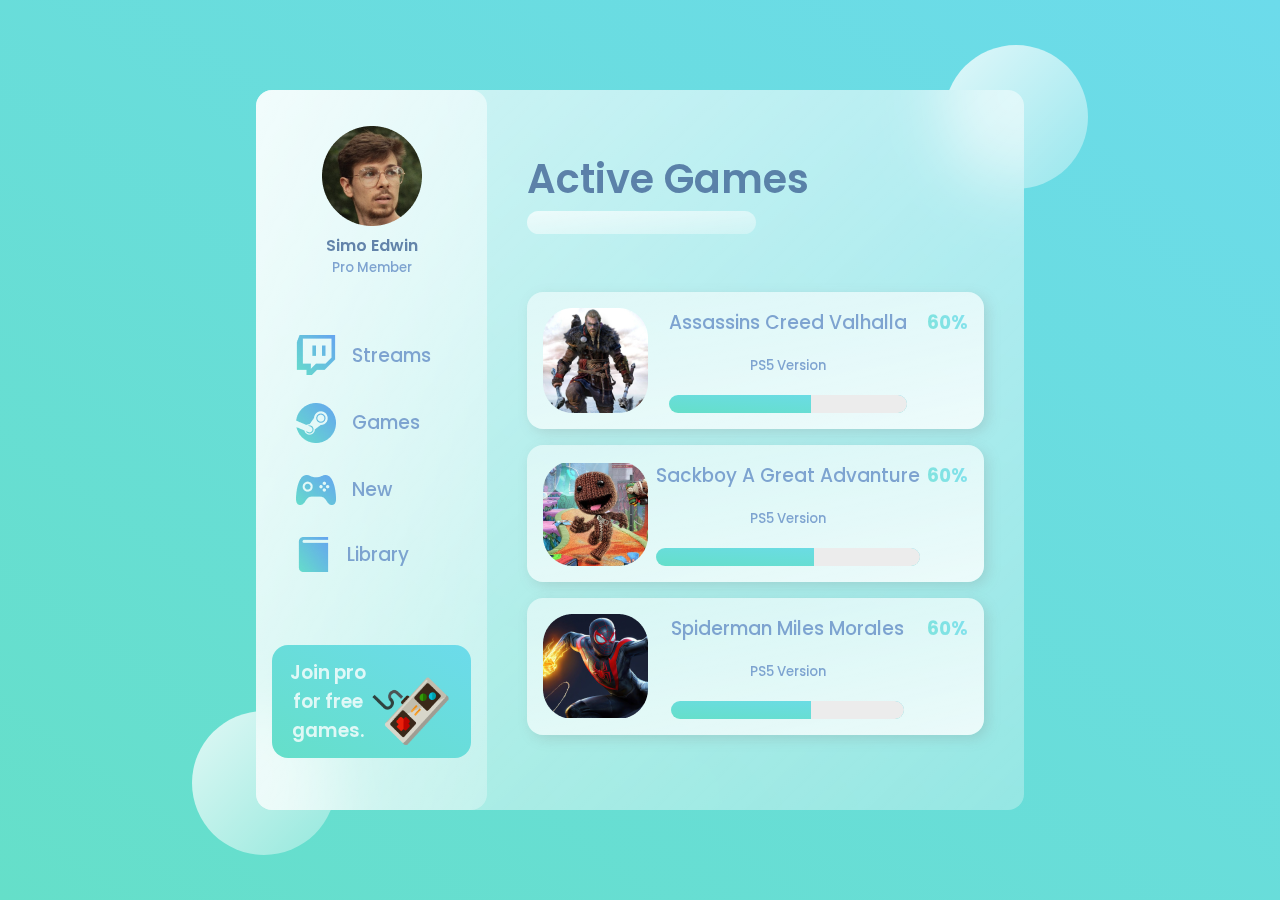
<file: glass-website-master/glass-website-master/index.html>
<!DOCTYPE html>
<html lang="en">

<head>
  <meta charset="UTF-8" />
  <meta name="viewport" content="width=device-width, initial-scale=1.0" />
  <title>Glass Website</title>
  <link rel="preconnect" href="https://fonts.gstatic.com" />
  <link href="https://fonts.googleapis.com/css2?family=Poppins:wght@400;500;700&display=swap" rel="stylesheet" />
  <link rel="stylesheet" href="./style.css" />
</head>

<body>
  <main>
    <section class="glass">
      <div class="dashboard">
        <div class="user">
          <img src="./images/avatar.png" alt="" />
          <h4>Simo Edwin</h4>
          <h5>Pro Member</h5>
        </div>
        <div class="links">
          <div class="link">
            <img src="./images/twitch.png" alt="" />
            <h3>Streams</h3>
          </div>
          <div class="link">
            <img src="./images/steam.png" alt="" />
            <h3>Games</h3>
          </div>
          <div class="link">
            <img src="./images/upcoming.png" alt="" />
            <h3>New</h3>
          </div>
          <div class="link">
            <img src="./images/library.png" alt="" />
            <h3>Library</h3>
          </div>
        </div>
        <div class="pro">
          <h3>Join pro for free games.</h3>
          <img src="./images/controller.png" alt="" />
        </div>
      </div>
      <div class="games">
        <div class="status">
          <h1>Active Games</h1>
          <input type="text"/>
        </div>
        <div class="cards">
          <div class="card">
            <img src="./images/assassins.png" alt="" />
            <div class="card-info">
              <h3>Assassins Creed Valhalla</h3>
              <h5>PS5 Version</h5>
              <div class="progress"></div>
            </div>
            <h3 class="percentage">60%</h3>
          </div>
          <div class="card">
            <img src="./images/sackboy.png" alt="" />
            <div class="card-info">
              <h3>Sackboy A Great Advanture</h3>
              <h5>PS5 Version</h5>
              <div class="progress"></div>
            </div>
            <h3 class="percentage">60%</h3>
          </div>
          <div class="card">
            <img src="./images/spiderman.png" alt="" />
            <div class="card-info">
              <h3>Spiderman Miles Morales</h3>
              <h5>PS5 Version</h5>
              <div class="progress"></div>
            </div>
            <h3 class="percentage">60%</h3>
          </div>
        </div>
      </div>
    </section>
  </main>
  <div class="circle1"></div>
  <div class="circle2"></div>
</body>

</html>
</file>
<file: glass-website-master/glass-website-master/style.css>
* {
  margin: 0;
  padding: 0;
  box-sizing: border-box;
}

h1 {
  color: #426696;
  font-weight: 600;
  font-size: 2.5rem;
  opacity: 0.8;
}

h3,
h5 {
  color: #658ec6;
  font-weight: 500;
  opacity: 0.8;
}

h4 {
  color: #426696;
  font-weight: 600;
  opacity: 0.8;
}

main {
  font-family: "Poppins", sans-serif;
  min-height: 100vh;
  background: linear-gradient(to right top, #65dfc9, #6cdbeb);
  /* 该函数用于创建一个线性渐变的图像 */
  /* 该句表示从左下到右上，从颜色一到颜色二 */
  display: flex;
  align-items: center;
  justify-content: center;
}

.glass {
  min-height: 80vh;
  width: 60%;
  background: linear-gradient(to right bottom,
      rgba(255, 255, 255, 0.7),
      rgba(255, 255, 255, 0.3));
  border-radius: 1rem;
  z-index: 2;
  backdrop-filter: blur(2rem);
  /* backdrop-filter是让当前元素所在区域后面的内容模糊灰度或高亮之类，要想看到效果，需要元素本身半透明或者完全透明；而filter是让当前元素自身模糊灰度或高亮之类。 */
  display: flex;
}

.circle1,
.circle2 {
  background: linear-gradient(to right bottom,
      rgba(255, 255, 255, 0.8),
      rgba(255, 255, 255, 0.3));
  height: 9em;
  width: 9rem;
  position: absolute;
  border-radius: 50%;
}

.circle1 {
  top: 5%;
  right: 15%;
}

.circle2 {
  bottom: 5%;
  left: 15%;
}

.dashboard {
  flex: 1;
  display: flex;
  flex-direction: column;
  align-items: center;
  justify-content: space-evenly;
  text-align: center;
  background: linear-gradient(to right bottom,
      rgba(255, 255, 255, 0.7),
      rgba(255, 255, 255, 0.3));
  border-radius: 1rem;
}

.link {
  display: flex;
  margin: 1rem 0rem;
  padding: 0.35rem 2.5rem;
  align-items: center;
}

.link h3 {
  padding: 0rem 1rem;
}

.games {
  flex: 2;
}

.pro {
  background: linear-gradient(to right top, #65dfc9, #6cdbeb);
  border-radius: 1rem;
  color: white;
  padding: 0.8rem;
  position: relative;
  margin: 1rem 1rem;
}

.pro img {
  position: absolute;
  bottom: 10%;
  right: 10%;
  height: 80%;
  width: 44%;
}

.pro h3 {
  width: 50%;
  color: white;
  font-weight: 600;
}

/* GAMES */
.status {
  margin-bottom: 1.5rem;
}

.status input {
  background: linear-gradient(to right bottom,
      rgba(255, 255, 255, 0.7),
      rgba(255, 255, 255, 0.3));
  border: none;
  width: 50%;
  outline: none;
  padding: 0.25rem;
  border-radius: 1rem;
}

.games {
  margin: 2.5rem;
  display: flex;
  flex-direction: column;
  justify-content: space-evenly;
}

.card {
  display: flex;
  background: linear-gradient(to left top,
      rgba(255, 255, 255, 0.8),
      rgba(255, 255, 255, 0.5));
  border-radius: 1rem;
  margin: 1rem 0rem;
  padding: 1rem;
  box-shadow: 4px 4px 13px rgba(122, 122, 122, 0.212);
  justify-content: space-between;
}

.progress {
  background: linear-gradient(to right top, #65dfc9, #6cdbeb);
  width: 100%;
  height: 17%;
  border-radius: 1rem;
  position: relative;
  overflow: hidden;
}

.progress::after {
  content: "";
  width: 100%;
  height: 100%;
  background: rgb(236, 236, 236);
  position: absolute;
  left: 60%;
  /* 利用伪元素来制造进度条 */
}

.card-info {
  display: flex;
  flex-direction: column;
  justify-content: space-between;
  text-align: center ;
}

.percentage {
  font-weight: bold;
  background: linear-gradient(to right top, #65dfc9, #6cdbeb);
  -webkit-background-clip: text;
  /* 使用了这个属性的意思是，以区块内的文字作为裁剪区域向外裁剪，文字的背景即为区块的背景，文字之外的区域都将被裁剪掉。 */
  -webkit-text-fill-color: transparent;
  /* 让文字颜色变成和背景一样的颜色 */
}
</file>
